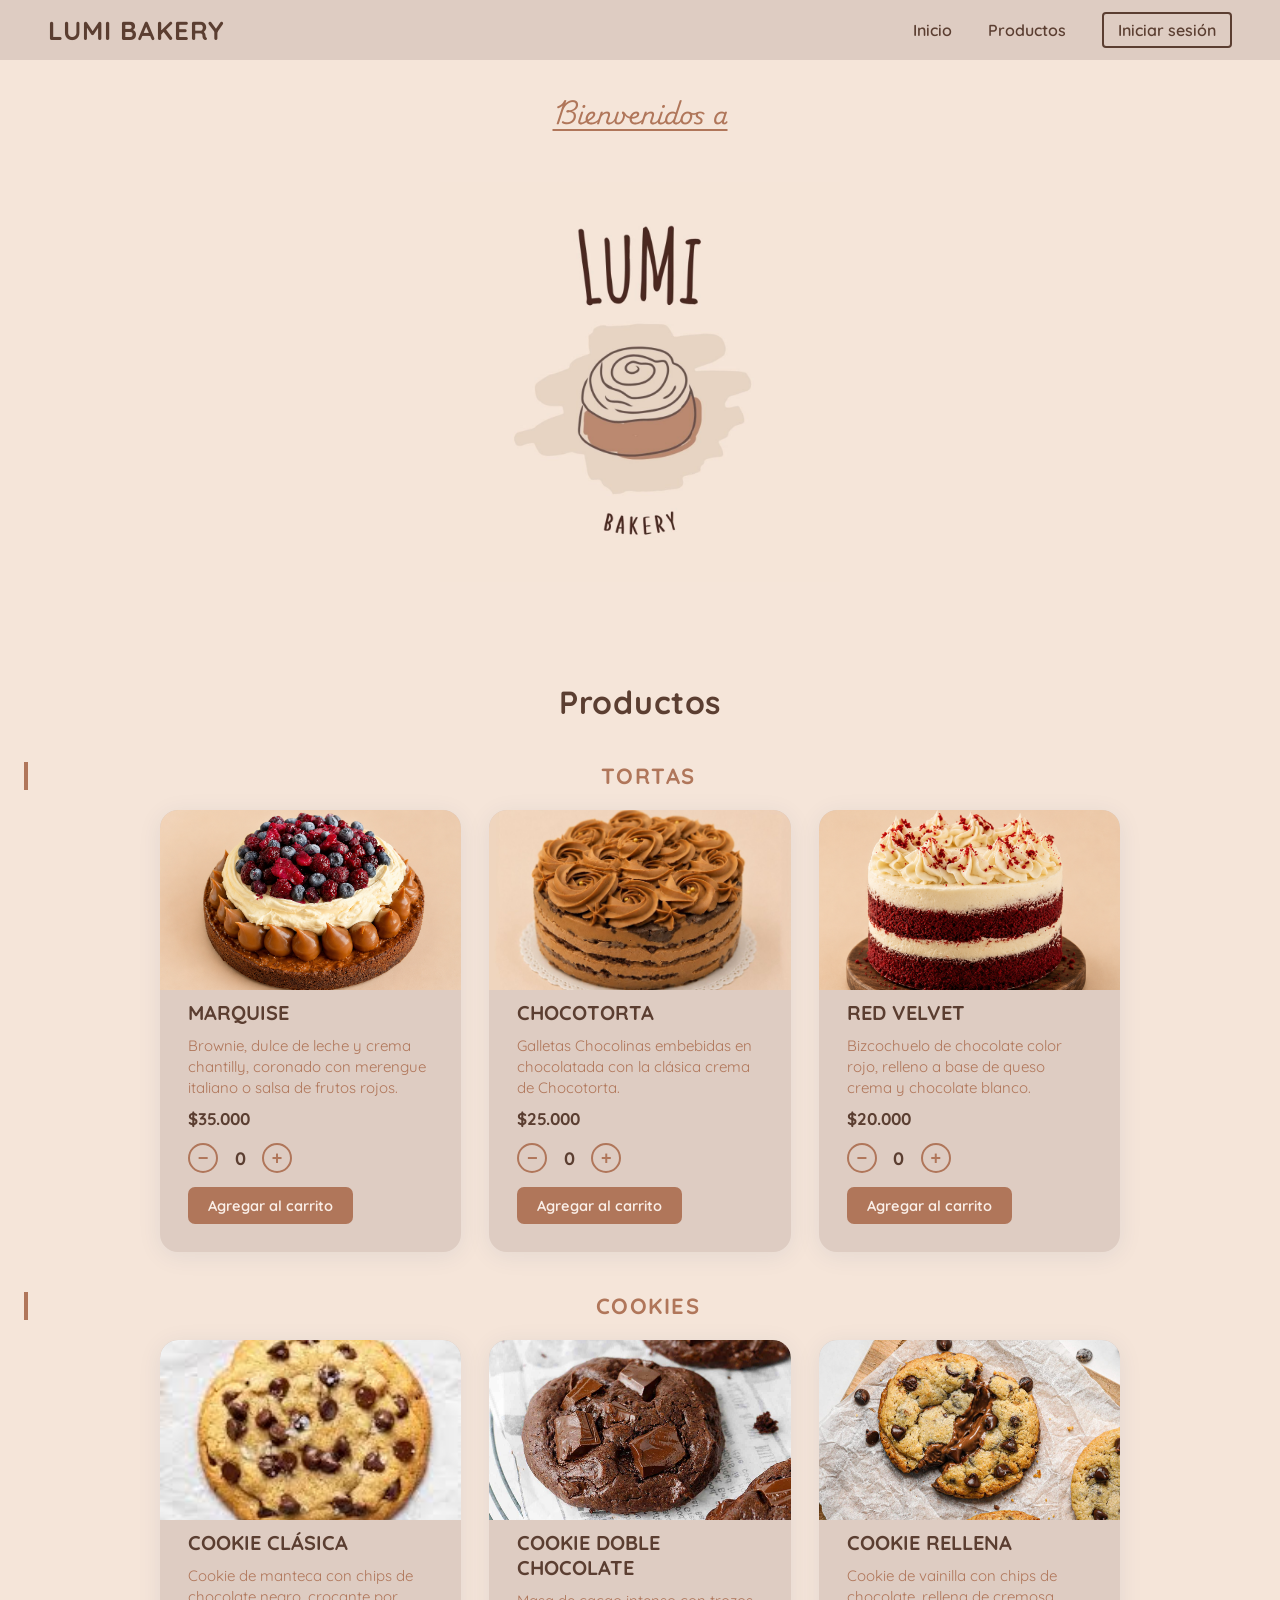
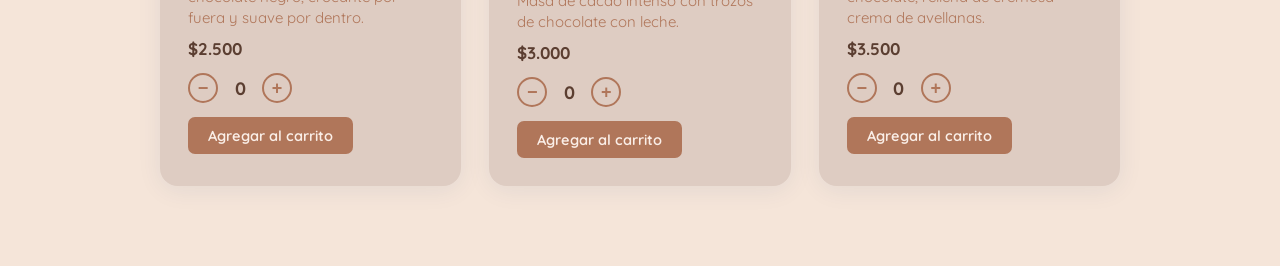
<file: index.html>
<!DOCTYPE html>
<html lang="es">
  <head>
    <meta charset="utf-8" />
    <meta http-equiv="X-UA-Compatible" content="IE=edge" />
    <title>LUMI Bakery</title>
    <meta name="description" content="" />
    <meta name="viewport" content="width=device-width, initial-scale=1" />
    <link rel="stylesheet" href="css/style.css" />
    <link rel="preconnect" href="https://fonts.googleapis.com" />
    <link rel="preconnect" href="https://fonts.gstatic.com" crossorigin />
    <link
      href="https://fonts.googleapis.com/css2?family=Playwrite+IE:wght@100..400&family=Quicksand:wght@300..700&display=swap"
      rel="stylesheet"
    />
    <link rel="icon" href="img/logoWEB.png" />
  </head>
 
  <body>
 

    <div id="navbar-container"></div>
 

    <section id="home" class="Home">
      <h1 class="playwrite-ie-titulo">Bienvenidos a<br /><br /></h1>
      <img src="img/logoLUMI.jpg" class="posicionlogo" alt="Logo LUMI" />
    </section>
 

    <section class="products-section" id="productos">
      <h2>Productos</h2>

      <div id="products-container"></div>
    </section>
 

    <div id="lumi-toast"></div>
 
    <script src="js/app.js"></script>
    <script>
      const user = sessionStorage.getItem("lumiBakeryUser");
      renderNavbar("navbar-container", user);
      renderProducts("products-container", user);
    </script>
  </body>
</html>
</file>
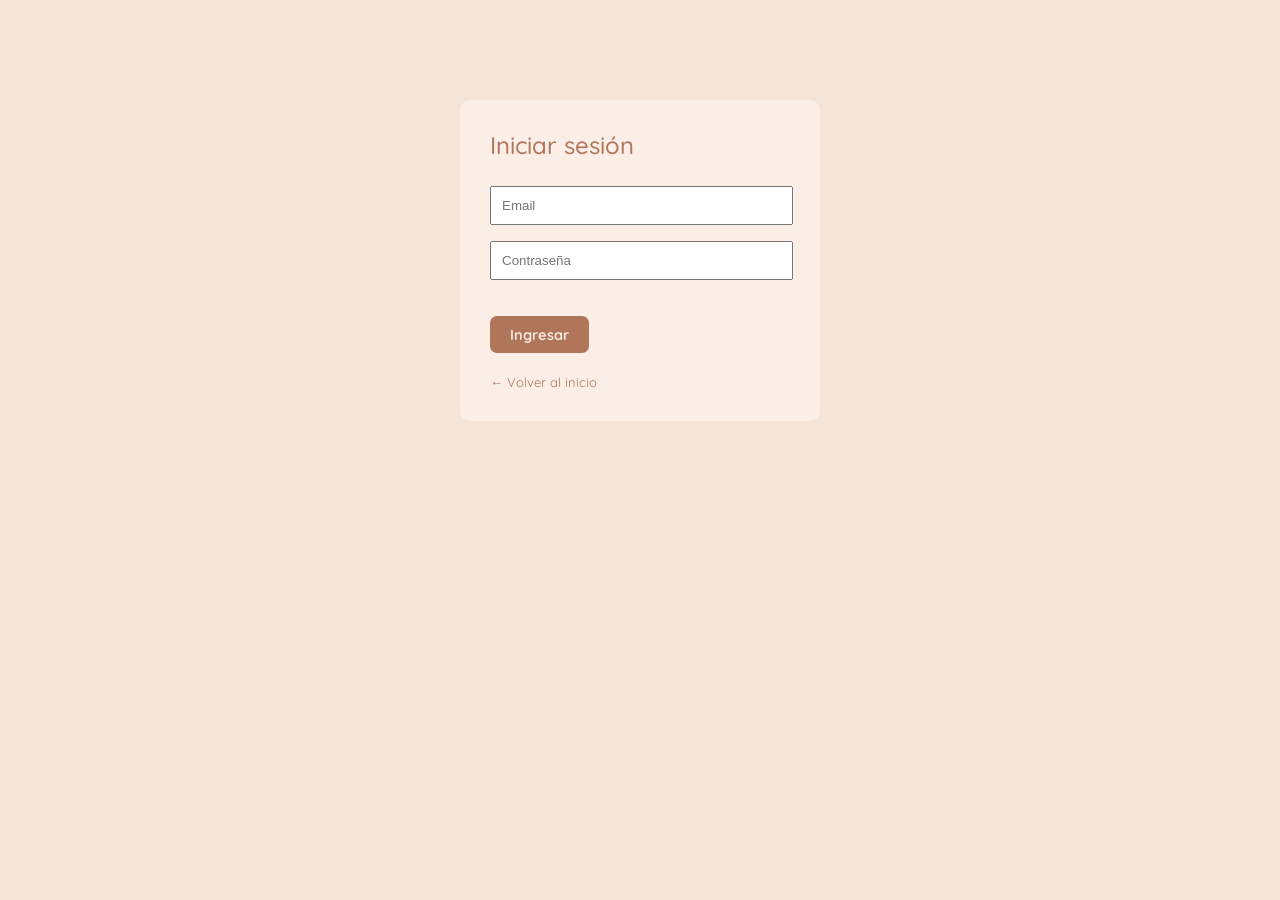
<file: carrito.html>
<!DOCTYPE html>
<html lang="es">
  <head>
    <meta charset="utf-8" />
    <meta http-equiv="X-UA-Compatible" content="IE=edge" />
    <title>Carrito — LUMI Bakery</title>
    <meta name="viewport" content="width=device-width, initial-scale=1" />
    <link rel="stylesheet" href="css/style.css" />
    <link rel="preconnect" href="https://fonts.googleapis.com" />
    <link rel="preconnect" href="https://fonts.gstatic.com" crossorigin />
    <link
      href="https://fonts.googleapis.com/css2?family=Playwrite+IE:wght@100..400&family=Quicksand:wght@300..700&display=swap"
      rel="stylesheet"
    />
    <link rel="icon" href="img/logoWEB.png" />
  </head>

  <body>

    <div id="navbar-container"></div>

    <div class="carrito-header">
      <h2>Tu carrito 🛒</h2>
      <p>Revisá tus productos antes de confirmar</p>
    </div>

    <div class="carrito-wrap" id="carrito-contenido"></div>

    <div class="carrito-resumen" id="carrito-resumen" style="display:none">
      <div class="resumen-box">
        <div class="resumen-fila"><span>Subtotal</span><span id="resumen-subtotal">$0</span></div>
        <div class="resumen-fila"><span>Envío</span><span>Gratis 🎉</span></div>
        <div class="resumen-fila resumen-total"><span>Total</span><span id="resumen-total">$0</span></div>
        <button class="resumen-btn" onclick="finalizarCompra()">Finalizar compra</button>
        <a href="index.html" class="resumen-seguir">← Seguir comprando</a>
      </div>
    </div>

    <div id="lumi-toast"></div>

    <script src="js/app.js"></script>
    <script>
      // Auth guard
      const userStr = sessionStorage.getItem("lumiBakeryUser");
      if (!userStr) window.location.href = "login.html";

      renderNavbar("navbar-container", userStr);
      renderCarritoPage();

      function renderCarritoPage() {
        const carrito   = getCarrito();
        const contenido = document.getElementById("carrito-contenido");
        const resumen   = document.getElementById("carrito-resumen");

        if (carrito.length === 0) {
          contenido.innerHTML = `
            <div class="carrito-vacio">
              <p style="font-size:3rem">🍰</p>
              <p>Tu carrito está vacío.</p>
              <a href="index.html">Ver productos</a>
            </div>`;
          resumen.style.display = "none";
          return;
        }

        resumen.style.display = "flex";

        const filas = carrito.map(prod => `
          <div class="carrito-item">
            <img class="carrito-item-img" src="${prod.imagen}" alt="${prod.nombre}"
                 onerror="this.src=''" />
            <div class="carrito-item-info">
              <p class="carrito-item-nombre">${prod.nombre}</p>
              <p class="carrito-item-cat">${prod.categoria}</p>
              <p class="carrito-item-precio">${formatPrecio(prod.precio)} c/u</p>
            </div>
            <div class="carrito-item-qty">
              <button class="qty-btn" onclick="cambiarCantidad(${prod.id}, -1)">−</button>
              <span>${prod.cantidad}</span>
              <button class="qty-btn" onclick="cambiarCantidad(${prod.id}, 1)">+</button>
            </div>
            <p class="carrito-item-subtotal">${formatPrecio(prod.precio * prod.cantidad)}</p>
            <button class="btn-eliminar" onclick="eliminarProducto(${prod.id})" title="Eliminar">✕</button>
          </div>`).join("");

        contenido.innerHTML = filas;

        const total = carrito.reduce((a, p) => a + p.precio * p.cantidad, 0);
        document.getElementById("resumen-subtotal").textContent = formatPrecio(total);
        document.getElementById("resumen-total").textContent    = formatPrecio(total);
      }

      function cambiarCantidad(id, delta) {
        const carrito = getCarrito();
        const idx = carrito.findIndex(p => p.id === id);
        if (idx < 0) return;
        carrito[idx].cantidad += delta;
        if (carrito[idx].cantidad <= 0) {
          carrito.splice(idx, 1);
          showToast("🗑️ Producto eliminado");
        }
        saveCarrito(carrito);
        actualizarContadorNav();
        renderCarritoPage();
      }

      function eliminarProducto(id) {
        const carrito = getCarrito().filter(p => p.id !== id);
        saveCarrito(carrito);
        showToast("🗑️ Producto eliminado");
        actualizarContadorNav();
        renderCarritoPage();
      }

      function finalizarCompra() {
        localStorage.removeItem("lumiCarrito");
        showToast("✓ ¡Compra realizada! Gracias por elegirnos 🍰");
        actualizarContadorNav();
        setTimeout(() => renderCarritoPage(), 400);
      }
    </script>
  </body>
</html>
</file>
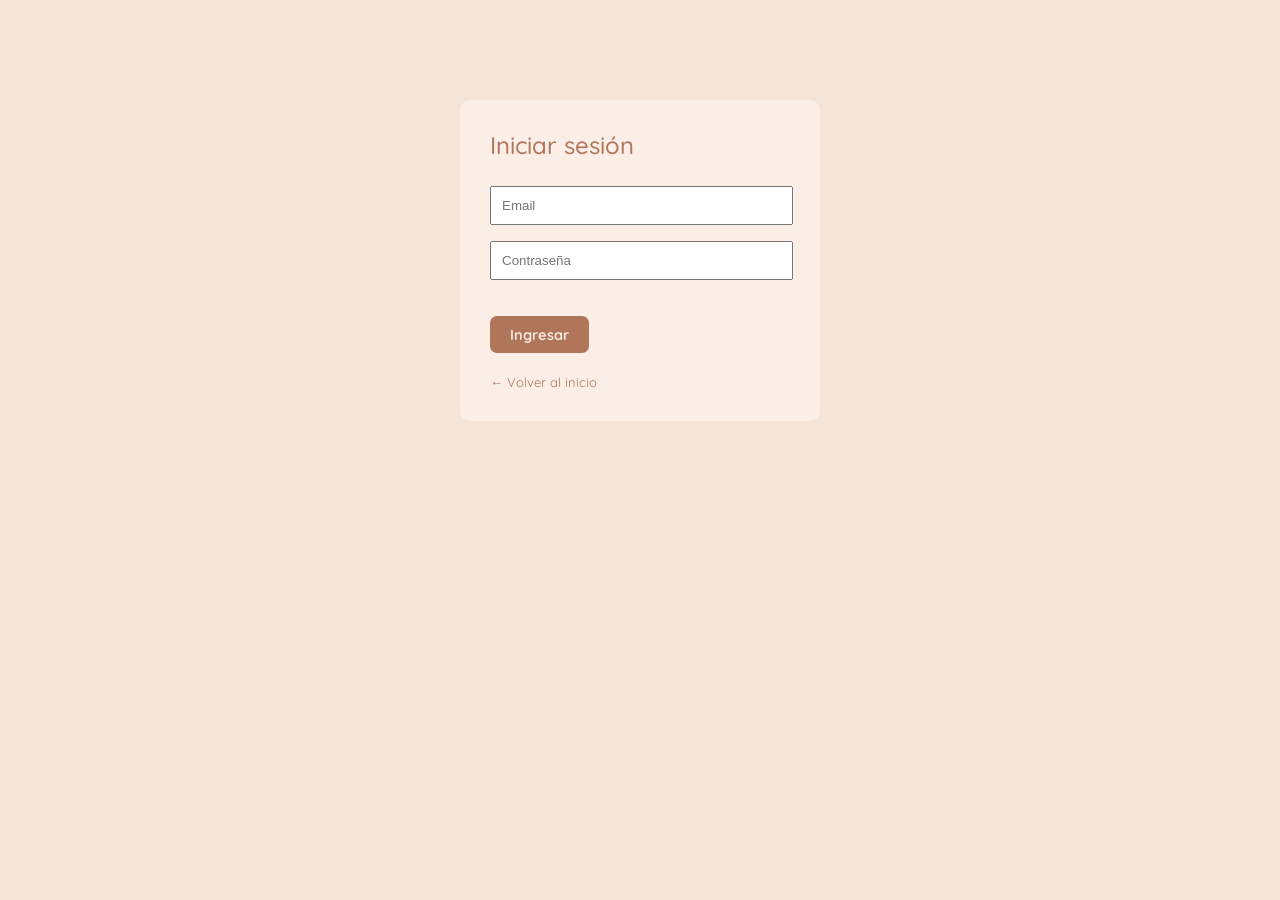
<file: login.html>
<!DOCTYPE html>
<html lang="es">
  <head>
    <meta charset="utf-8" />
    <meta http-equiv="X-UA-Compatible" content="IE=edge" />
    <title>Iniciar sesión — LUMI Bakery</title>
    <meta name="description" content="" />
    <meta name="viewport" content="width=device-width, initial-scale=1" />
    <link rel="stylesheet" href="css/style.css" />
    <link rel="preconnect" href="https://fonts.googleapis.com" />
    <link rel="preconnect" href="https://fonts.gstatic.com" crossorigin />
    <link
      href="https://fonts.googleapis.com/css2?family=Playwrite+IE:wght@100..400&family=Quicksand:wght@300..700&display=swap"
      rel="stylesheet"
    />
    <link rel="icon" href="img/logoWEB.png" />
  </head>

  <body>
    <div class="login_container">
      <form onsubmit="login(event)">
        <h2 class="subtitulos">Iniciar sesión</h2><br />

        <input
          id="email"
          type="email"
          placeholder="Email"
          required
        /><br />

        <input
          id="password"
          type="password"
          placeholder="Contraseña"
          required
        /><br /><br />

        <!-- Mensaje de error -->
        <p id="form-error" class="form-error"></p>

        <button type="submit" class="btn-ingresar">Ingresar</button>

        <div style="text-align: left; margin-top: 20px;">
          <a href="index.html" style="font-family:'Quicksand',sans-serif; font-size:13px; color:var(--primary); text-decoration:none;">
    ← Volver al inicio
          </a>
        </div>
      </form>
    </div>

    <script src="js/app.js"></script>
  </body>
</html>
</file>
<file: css/style.css>
* {
  margin: 0;
  padding: 0;
}

/* Paleta predefinida */
:root {
  --primary: rgb(176, 118, 90);
  --secondary: rgb(250, 238, 231);
  --background: rgb(245, 229, 217);
  --text: rgb(91, 62, 49);
  --nav-bg: rgb(222, 204, 194);
}

body {
  background-color: var(--background);
}

/* ===== TÍTULO HERO ===== */
.playwrite-ie-titulo {
  font-family: "Playwrite IE", cursive;
  font-optical-sizing: auto;
  font-weight: 500;
  color: var(--primary);
  text-align: center;
  margin-top: 30px;
  font-style: normal;
  text-decoration: underline;
  text-underline-offset: 5px;
  text-decoration-thickness: 1.5px;
}

.posicionlogo {
  display: block;
  margin: 0 auto;
  width: 400px;
}

/* ===== FORMULARIO LOGIN ===== */
form {
  background: var(--secondary);
  padding: 30px;
  border-radius: 10px;
  width: 300px;
}

input {
  width: 93%;
  margin: 8px 0;
  padding: 10px;
}

.subtitulos {
  color: var(--primary);
  font-family: "Quicksand", sans-serif;
  font-optical-sizing: auto;
  font-weight: 500;
  font-style: normal;
}

.btn-ingresar {
  margin-top: 10px;
  background: var(--primary);
  color: var(--secondary);
  border: none;
  border-radius: 7px;
  padding: 9px 20px;
  font-size: 14.5px;
  font-weight: 650;
  font-family: "Quicksand", sans-serif;
  cursor: pointer;
  transition: background 0.2s, transform 0.15s;
}

.btn-ingresar:hover {
  background: var(--text);
  transform: translateY(-1px);
}

/* Error del form */
.form-error {
  color: #c0392b;
  font-family: "Quicksand", sans-serif;
  font-size: 13px;
  margin-bottom: 8px;
  display: none;
}

/* ===== LOGIN CONTAINER ===== */
.login_container {
  display: flex;
  justify-content: center;
  margin-top: 100px;
}

/* ===== NAVBAR ===== */
nav {
  display: flex;
  align-items: center;
  justify-content: space-between;
  background: var(--nav-bg);
  padding: 0 48px;
  height: 60px;
  position: sticky;
  top: 0;
  z-index: 100;
}

.logo {
  font-family: "Quicksand", sans-serif;
  font-size: 26px;
  font-weight: 700;
  color: var(--text);
  letter-spacing: 1px;
}

.nav-links {
  display: flex;
  gap: 36px;
  list-style: none;
  align-items: center;
}

.nav-links a {
  color: var(--text);
  font-family: "Quicksand", sans-serif;
  font-size: 16px;
  font-weight: 600;
  text-decoration: none;
  transition: color 0.2s;
}

.nav-links a:hover {
  color: var(--primary);
}

/* Botón logout en navbar */
.btn-logout {
  padding: 6px 14px;
  border: 2px solid var(--text);
  background: transparent;
  color: var(--text);
  font-family: "Quicksand", sans-serif;
  font-size: 15px;
  font-weight: 600;
  border-radius: 4px;
  cursor: pointer;
  transition: background 0.2s, color 0.2s, transform 0.15s;
}

.btn-logout:hover {
  background: var(--text);
  color: var(--secondary);
  transform: translateY(-1px);
}

/* Botón login */
.btn-login {
  padding: 6px 14px;
  border: 2px solid var(--text);
  color: var(--secondary);
  font-family: "Quicksand", sans-serif;
  border-radius: 4px;
  text-decoration: none;
}

.btn-login:hover {
  background: var(--secondary);
  color: var(--text);
  border: 2px solid var(--text);
  transform: translateY(-1px);
}

/* ===== SECCIÓN PRODUCTOS ===== */
section {
  scroll-margin-top: 80px;
}

.products-section {
  background: linear-gradient(
    160deg,
    var(--background) 0%,
    var(--background) 100%
  );
  padding: 100px 24px 80px;
}

.products-section h2 {
  text-align: center;
  font-family: "Quicksand", sans-serif;
  font-size: 32px;
  font-weight: 700;
  color: var(--text);
  margin-bottom: 40px;
  letter-spacing: 0.5px;
}

.products-grid {
  display: grid;
  grid-template-columns: repeat(auto-fit, minmax(240px, 1fr));
  gap: 28px;
  max-width: 960px;
  margin: 0 auto;
}

/* ===== CARD DE PRODUCTO ===== */
.product-card {
  background: var(--nav-bg);
  border-radius: 18px;
  padding: 0 0 28px;
  display: flex;
  flex-direction: column;
  align-items: flex-start;
  gap: 10px;
  box-shadow: 0 4px 24px rgba(30, 58, 120, 0.08);
  transition: transform 0.2s, box-shadow 0.2s;
  overflow: hidden;
}

.product-card:hover {
  transform: translateY(-4px);
  box-shadow: 0 12px 36px rgba(30, 58, 120, 0.16);
}

/* Imagen de la card */
.card-img-wrapper {
  width: 100%;
  height: 180px;
  overflow: hidden;
  border-radius: 18px 18px 0 0;
  background: var(--secondary);
}

.card-img {
  width: 100%;
  height: 100%;
  object-fit: cover;
  display: block;
}

/* Placeholder emoji cuando no hay imagen */
.card-img-placeholder {
  width: 100%;
  height: 100%;
  display: flex;
  align-items: center;
  justify-content: center;
  font-size: 64px;
  background: var(--secondary);
}

.product-card h3 {
  padding: 0 28px;
  font-size: 20px;
  font-weight: 700;
  color: var(--text);
  font-family: "Quicksand", sans-serif;
}

.product-card p {
  padding: 0 28px;
  font-size: 15px;
  color: var(--primary);
  font-family: "Quicksand", sans-serif;
  line-height: 1.4;
}

.product-price {
  padding: 0 28px;
  font-size: 17px;
  font-weight: 700;
  color: var(--text);
  font-family: "Quicksand", sans-serif;
}

/* ===== CONTROL DE CANTIDAD ===== */
.quantity-control {
  display: flex;
  align-items: center;
  gap: 12px;
  padding: 0 28px;
  margin-top: 4px;
}

.qty-btn {
  width: 30px;
  height: 30px;
  border-radius: 50%;
  border: 2px solid var(--primary);
  background: transparent;
  color: var(--primary);
  font-size: 18px;
  font-weight: 700;
  cursor: pointer;
  line-height: 1;
  transition: background 0.15s, color 0.15s;
  display: flex;
  align-items: center;
  justify-content: center;
}

.qty-btn:hover {
  background: var(--primary);
  color: var(--secondary);
}

.qty-display {
  font-family: "Quicksand", sans-serif;
  font-size: 18px;
  font-weight: 700;
  color: var(--text);
  min-width: 20px;
  text-align: center;
}

/* ===== BOTÓN COMPRAR ===== */
.btn-comprar {
  margin: 4px 28px 0;
  background: var(--primary);
  color: var(--secondary);
  border: none;
  border-radius: 7px;
  padding: 9px 20px;
  font-size: 14.5px;
  font-weight: 650;
  font-family: "Quicksand", sans-serif;
  cursor: pointer;
  transition: background 0.2s, transform 0.15s;
}

.btn-comprar:hover {
  background: var(--text);
  transform: translateY(-1px);
}

/* ===== TOAST DE FEEDBACK ===== */
#lumi-toast {
  position: fixed;
  bottom: 30px;
  left: 50%;
  transform: translateX(-50%) translateY(20px);
  background: var(--text);
  color: var(--secondary);
  font-family: "Quicksand", sans-serif;
  font-size: 15px;
  font-weight: 600;
  padding: 12px 24px;
  border-radius: 8px;
  opacity: 0;
  pointer-events: none;
  transition: opacity 0.3s, transform 0.3s;
  z-index: 9999;
  white-space: nowrap;
}

#lumi-toast.show {
  opacity: 1;
  transform: translateX(-50%) translateY(0);
}

/* ===== CARRITO ===== */
.carrito-header {
  text-align: center;
  padding: 3rem 1rem 1rem;
}

.carrito-header h2 {
  font-family: "Quicksand", sans-serif;
  font-size: 2rem;
  font-weight: 700;
  color: var(--text);
}

.carrito-header p {
  color: var(--primary);
  margin-top: .4rem;
  font-family: "Quicksand", sans-serif;
}

.carrito-wrap {
  max-width: 820px;
  margin: 0 auto;
  padding: 1rem 1.5rem 2rem;
}

.carrito-vacio {
  text-align: center;
  padding: 4rem 1rem;
  font-family: "Quicksand", sans-serif;
  color: var(--primary);
  font-size: 1.05rem;
}

.carrito-vacio a {
  display: inline-block;
  margin-top: 1rem;
  background: var(--primary);
  color: var(--secondary);
  border-radius: 7px;
  padding: 9px 20px;
  text-decoration: none;
  font-weight: 700;
  font-family: "Quicksand", sans-serif;
  transition: background .2s;
}

.carrito-vacio a:hover { background: var(--text); }

.carrito-item {
  display: flex;
  align-items: center;
  gap: 1rem;
  background: var(--nav-bg);
  border-radius: 14px;
  padding: 1rem 1.2rem;
  margin-bottom: 1rem;
  transition: box-shadow .2s;
}

.carrito-item:hover {
  box-shadow: 0 4px 20px rgba(176,118,90,.18);
}

.carrito-item-img {
  width: 72px;
  height: 72px;
  object-fit: cover;
  border-radius: 10px;
  flex-shrink: 0;
  background: var(--secondary);
}

.carrito-item-info { flex: 1; }

.carrito-item-nombre {
  font-family: "Quicksand", sans-serif;
  font-weight: 700;
  font-size: 1rem;
  color: var(--text);
}

.carrito-item-cat {
  font-family: "Quicksand", sans-serif;
  font-size: .78rem;
  color: var(--primary);
  margin: .1rem 0;
}

.carrito-item-precio {
  font-family: "Quicksand", sans-serif;
  font-size: .88rem;
  color: var(--primary);
}

.carrito-item-qty {
  display: flex;
  align-items: center;
  gap: .5rem;
  font-family: "Quicksand", sans-serif;
  font-weight: 700;
  color: var(--text);
}

.carrito-item-subtotal {
  font-family: "Quicksand", sans-serif;
  font-weight: 700;
  font-size: 1rem;
  color: var(--text);
  min-width: 90px;
  text-align: right;
}

.btn-eliminar {
  background: none;
  border: none;
  color: #c0392b;
  font-size: 1.2rem;
  cursor: pointer;
  padding: .3rem .5rem;
  border-radius: 6px;
  transition: background .15s;
}

.btn-eliminar:hover { background: #fde8e8; }

.carrito-resumen {
  max-width: 820px;
  margin: 0 auto 3rem;
  padding: 0 1.5rem;
  display: flex;
  justify-content: flex-end;
}

.resumen-box {
  background: var(--nav-bg);
  border-radius: 14px;
  padding: 1.5rem 2rem;
  min-width: 280px;
}

.resumen-fila {
  display: flex;
  justify-content: space-between;
  font-family: "Quicksand", sans-serif;
  color: var(--primary);
  margin-bottom: .6rem;
  font-size: .95rem;
}

.resumen-total {
  border-top: 1px solid var(--primary);
  padding-top: .8rem;
  margin-top: .4rem;
  font-weight: 700;
  font-size: 1.1rem;
  color: var(--text);
}

.resumen-btn {
  width: 100%;
  margin-top: 1rem;
  background: var(--primary);
  color: var(--secondary);
  border: none;
  border-radius: 7px;
  padding: 10px;
  font-size: 15px;
  font-weight: 700;
  font-family: "Quicksand", sans-serif;
  cursor: pointer;
  transition: background .2s;
}

.resumen-btn:hover { background: var(--text); }

.resumen-seguir {
  display: block;
  text-align: center;
  margin-top: .8rem;
  font-size: .85rem;
  font-family: "Quicksand", sans-serif;
  color: var(--primary);
  text-decoration: none;
}

.resumen-seguir:hover { color: var(--text); }

.nav-saludo {
  font-family: "Quicksand", sans-serif;
  font-size: .9rem;
  color: var(--text);
}

.nav-carrito-link {
  display: flex;
  align-items: center;
  gap: .4rem;
}

.nav-carrito-count {
  background: #c0392b;
  color: #fff;
  border-radius: 50%;
  width: 20px;
  height: 20px;
  display: flex;
  align-items: center;
  justify-content: center;
  font-size: .72rem;
  font-weight: 700;
}

/* ===== TÍTULO DE CATEGORÍA ===== */
.categoria-titulo {
  text-align: center;
  font-family: "Quicksand", sans-serif;
  font-size: 24px;
  font-weight: 700;
  color: var(--primary);
  margin: 40px 0 20px;
  letter-spacing: 1px;
  text-transform: uppercase;
}
/* ===== SECCIÓN POR CATEGORÍA ===== */
.categoria-seccion {
  max-width: 960px;
  margin: 0 auto 40px;
}

.categoria-titulo {
  font-family: "Quicksand", sans-serif;
  font-size: 22px;
  font-weight: 700;
  color: var(--primary);
  text-transform: uppercase;
  letter-spacing: 1.5px;
  margin-bottom: 20px;
  padding-left: 4px;
  border-left: 4px solid var(--primary);
  padding-left: 12px;
}
</file>
